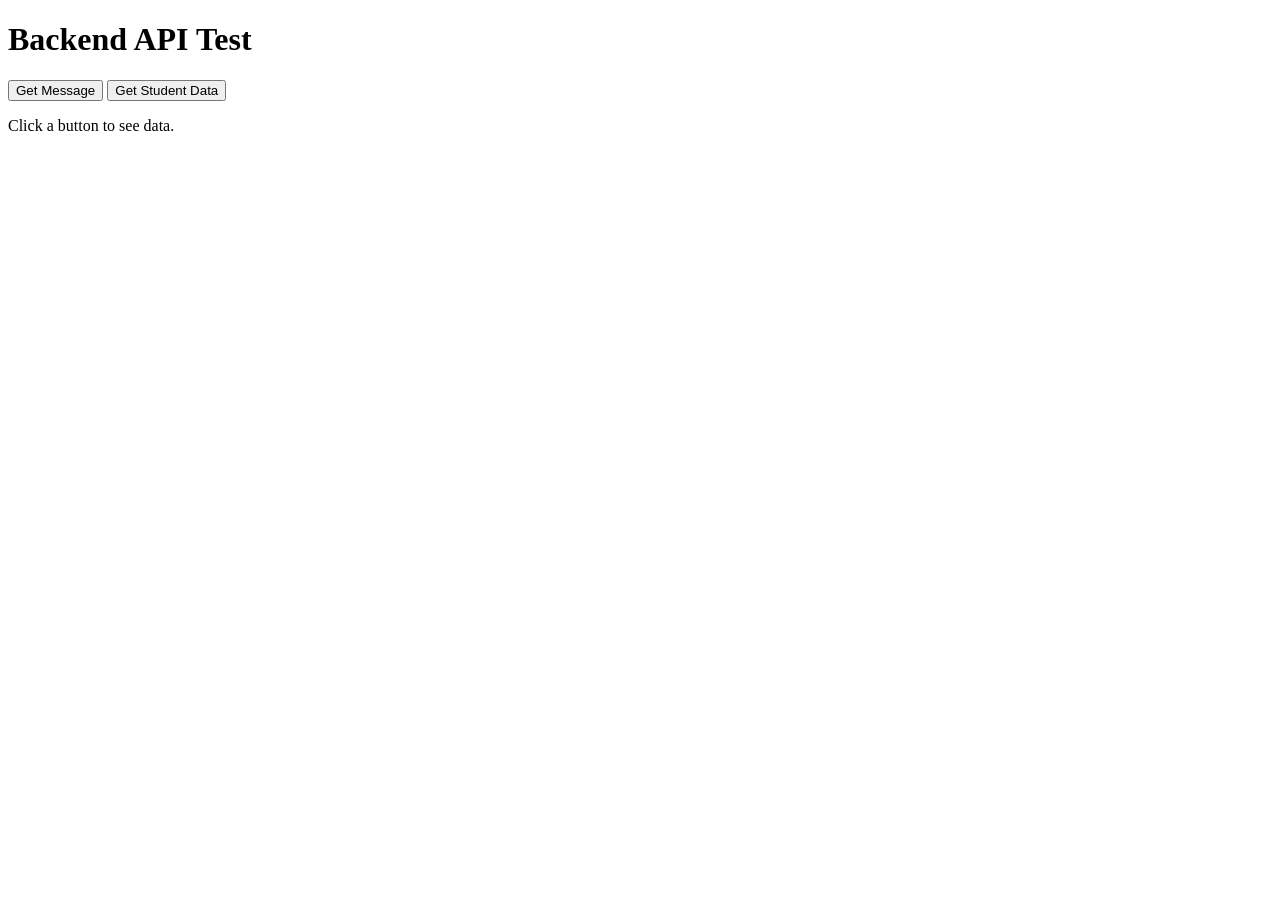
<file: first api/index.html>
<!DOCTYPE html>
<html>
<head>
  <title>Backend Test</title>
</head>
<body>
  <h1>Backend API Test</h1>

  <button onclick="getMessage()">Get Message</button>
  <button onclick="getStudent()">Get Student Data</button>

  <p id="output">Click a button to see data.</p>

  <script src="script.js"></script>
</body>
</html>
</file>
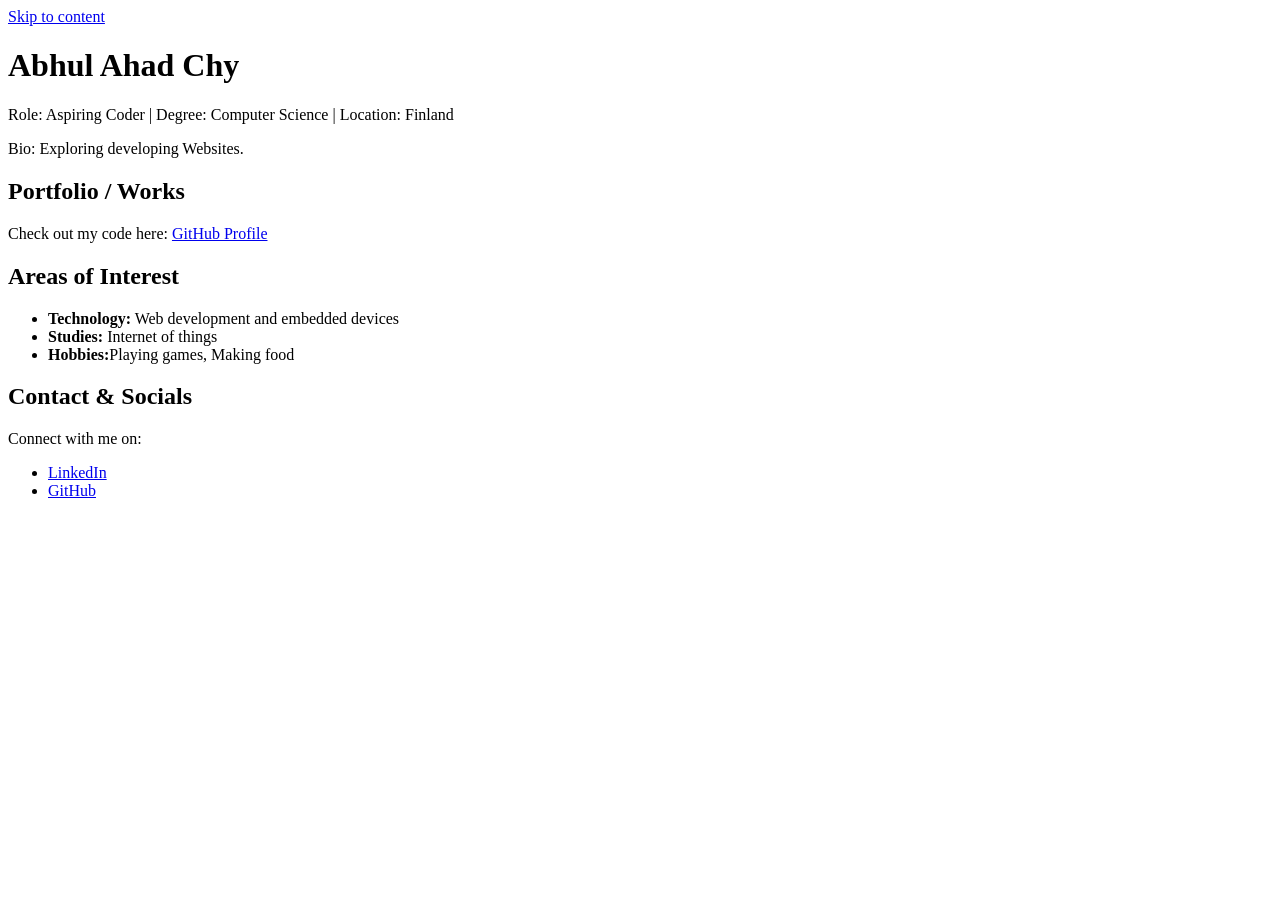
<file: lecture-02-semantic-html/index.html>
<!DOCTYPE html>
<html lang="en">
<head>
    <meta charset="UTF-8">
    <meta name="viewport" content="width=device-width, initial-scale=1.0">
    <title>Lecture 02 - Semantic HTML Portfolio</title>
</head>
<body>
    <a href="#main">Skip to content</a>

    <header>
        <h1>Abhul Ahad Chy</h1>
        <p>Role: Aspiring Coder | Degree: Computer Science | Location: Finland</p>
        <p>Bio: Exploring developing Websites.</p>
    </header>

    <main id="main">
        <section>
            <h2>Portfolio / Works</h2>

            <p>Check out my code here: <a href="https://github.com/Ahadchy12">GitHub Profile</a></p>
            
        </section>

        <section>
            <h2>Areas of Interest</h2>
            <ul>
                <li><strong>Technology:</strong> Web development and embedded devices</li>
                <li><strong>Studies:</strong> Internet of things</li>
                <li><strong>Hobbies:</strong>Playing games, Making food</li>
            </ul>
        </section>
    </main>

    <footer>
        <h2>Contact & Socials</h2>
        <p>Connect with me on:</p>
        <ul>
            <li><a href="https://linkedin.com">LinkedIn</a></li>
            <li><a href="https://github.com/Ahadchy12">GitHub</a></li>
        </ul>
    </footer>
</body>
</html>
</file>
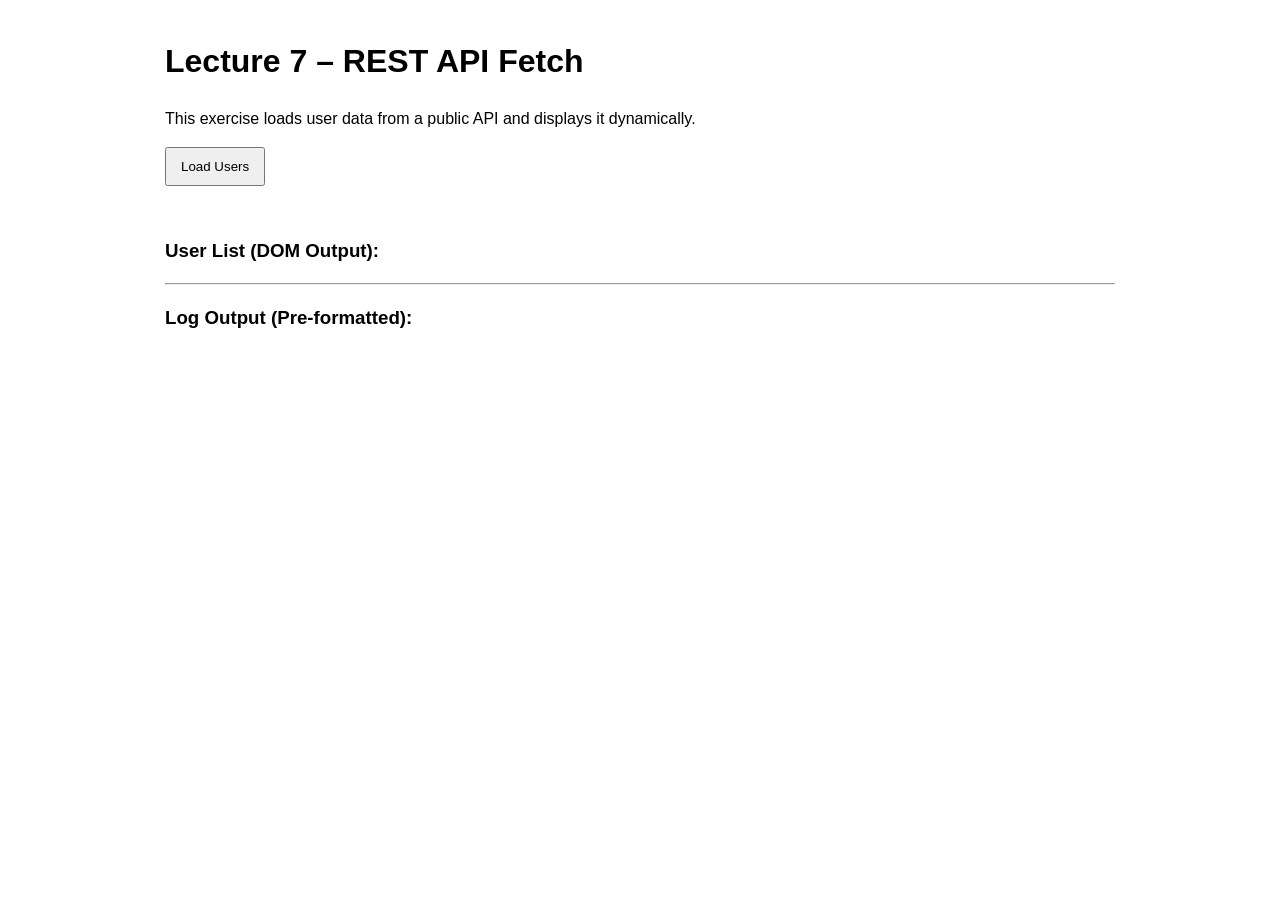
<file: data format api/exercise.html>
<!DOCTYPE html>
<html lang="en">
<head>
    <meta charset="UTF-8">
    <meta name="viewport" content="width=device-width, initial-scale=1.0">
    <title>Lecture 7 – REST API Fetch</title>
    <link rel="stylesheet" href="exercise.css">
</head>
<body>

    <header class="container">
        <h1>Lecture 7 – REST API Fetch</h1>
        <p>This exercise loads user data from a public API and displays it dynamically.</p>
        
        <button id="btnLoadUsers">Load Users</button>
    </header>

    <main class="container">
        <h3>User List (DOM Output):</h3>
        <ul id="userList"></ul>

        <hr>

        <h3>Log Output (Pre-formatted):</h3>
        <pre id="output"></pre>
    </main>

    <script src="exercise.js"></script>
</body>
</html>
</file>
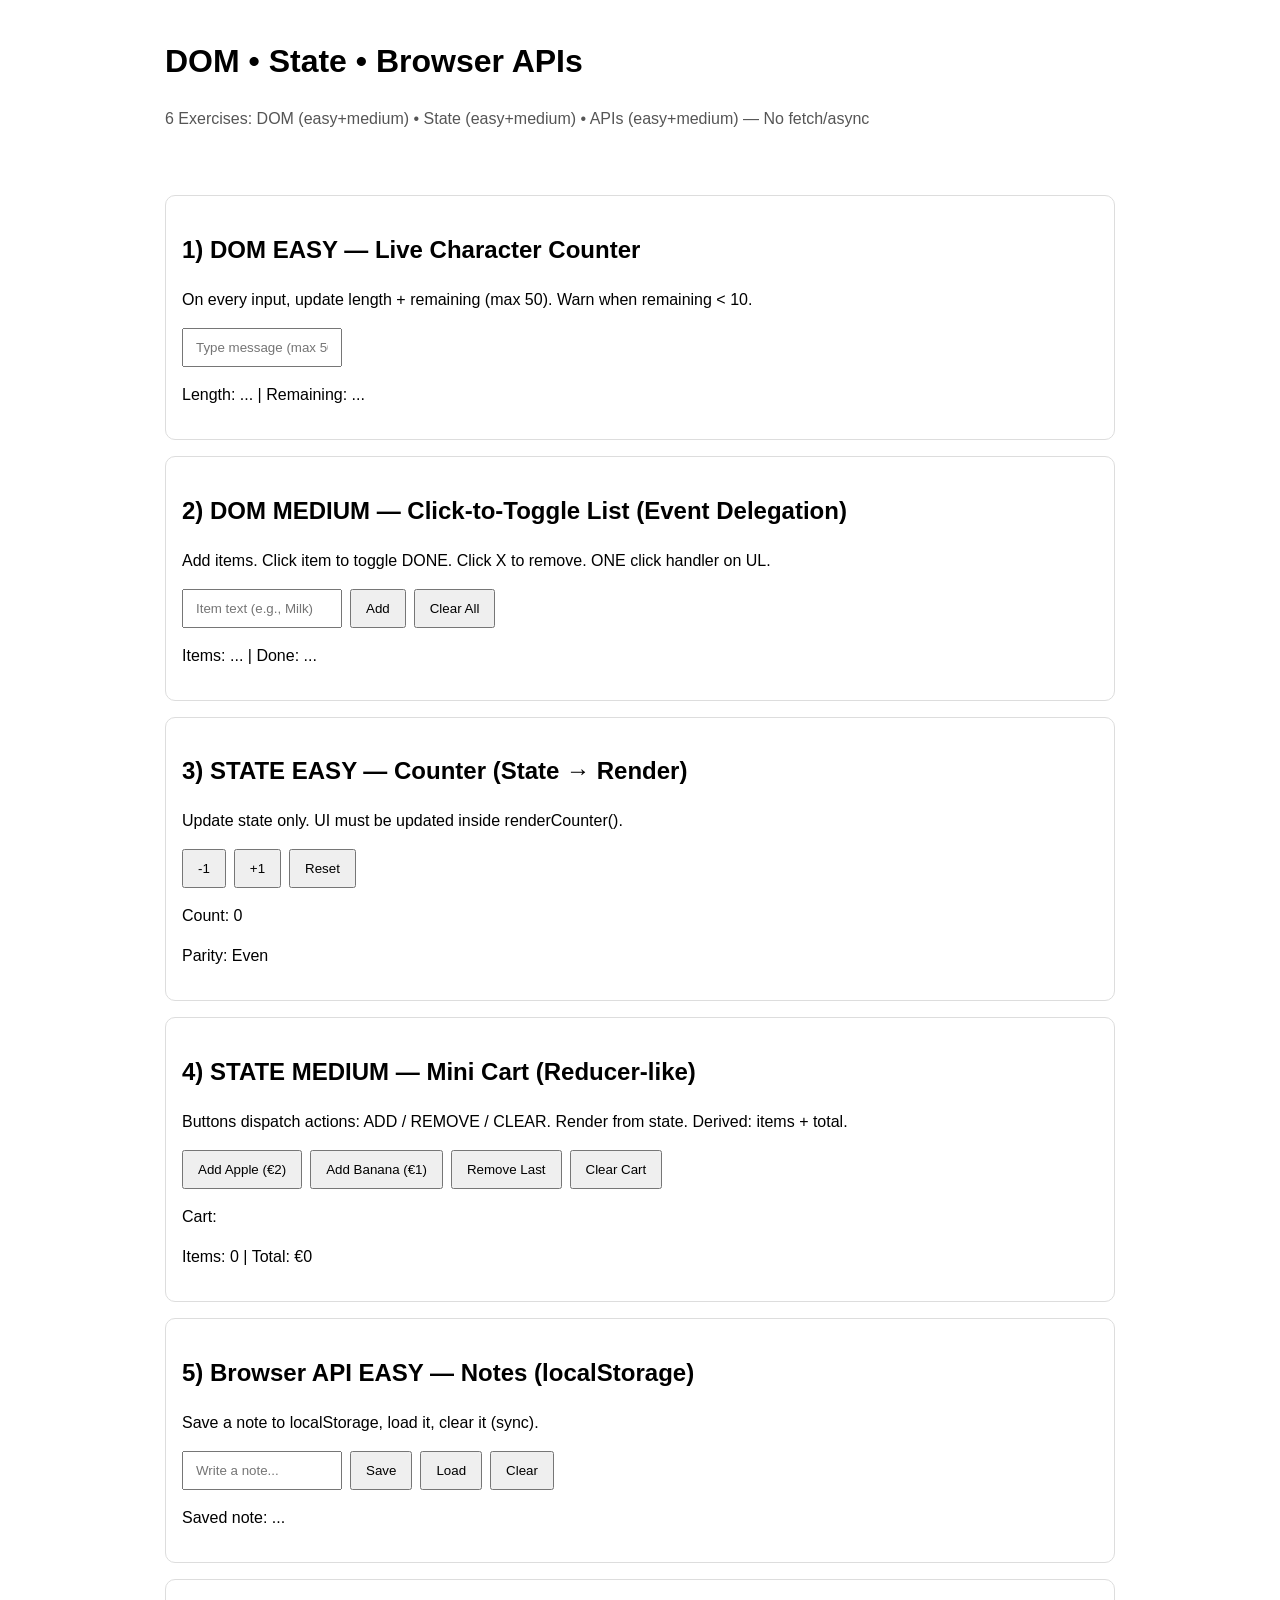
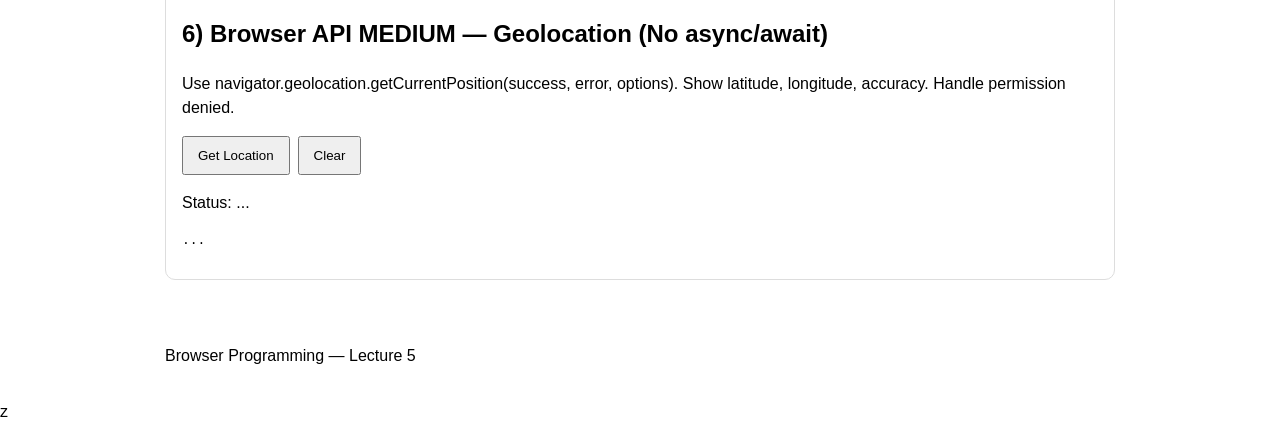
<file: L05-assignment class/exercise.html>
<!DOCTYPE html>
<html lang="en">
<head>
  <meta charset="UTF-8" />
  <meta name="viewport" content="width=device-width, initial-scale=1.0" />
  <title>L05 — DOM • State • Browser APIs (Teacher)</title>
  <link rel="stylesheet" href="exercise.css" />
</head>

<body>
  <header class="container">
    <h1>DOM • State • Browser APIs</h1>
    <p class="subtitle">6 Exercises: DOM (easy+medium) • State (easy+medium) • APIs (easy+medium) — No fetch/async</p>
  </header>

  <main class="container">

    <!-- 1) DOM EASY -->
    <section class="card">
      <h2>1) DOM EASY — Live Character Counter</h2>
      <p class="hint">On every input, update length + remaining (max 50). Warn when remaining &lt; 10.</p>
      <div class="row">
        <input id="msgInput" type="text" placeholder="Type message (max 50 chars)" />
      </div>
      <p id="msgStats">Length: ... | Remaining: ...</p>
    </section>

    <!-- 2) DOM MEDIUM -->
    <section class="card">
      <h2>2) DOM MEDIUM — Click-to-Toggle List (Event Delegation)</h2>
      <p class="hint">Add items. Click item to toggle DONE. Click X to remove. ONE click handler on UL.</p>
      <div class="row">
        <input id="itemInput" type="text" placeholder="Item text (e.g., Milk)" />
        <button id="btnAddItem">Add</button>
        <button id="btnClearItems">Clear All</button>
      </div>
      <ul id="itemList"></ul>
      <p id="listStats">Items: ... | Done: ...</p>
    </section>

    <!-- 3) STATE EASY -->
    <section class="card">
      <h2>3) STATE EASY — Counter (State → Render)</h2>
      <p class="hint">Update state only. UI must be updated inside renderCounter().</p>
      <div class="row">
        <button id="btnMinus">-1</button>
        <button id="btnPlus">+1</button>
        <button id="btnZero">Reset</button>
      </div>
      <p id="countOut">Count: ...</p>
      <p id="parityOut">Parity: ...</p>
    </section>

    <!-- 4) STATE MEDIUM -->
    <section class="card">
      <h2>4) STATE MEDIUM — Mini Cart (Reducer-like)</h2>
      <p class="hint">Buttons dispatch actions: ADD / REMOVE / CLEAR. Render from state. Derived: items + total.</p>
      <div class="row">
        <button id="btnAddApple">Add Apple (€2)</button>
        <button id="btnAddBanana">Add Banana (€1)</button>
        <button id="btnRemoveLast">Remove Last</button>
        <button id="btnCartClear">Clear Cart</button>
      </div>
      <p id="cartOut">Cart: ...</p>
      <p id="cartTotals">Items: ... | Total: ...</p>
    </section>

    <!-- 5) API EASY (localStorage) -->
    <section class="card">
      <h2>5) Browser API EASY — Notes (localStorage)</h2>
      <p class="hint">Save a note to localStorage, load it, clear it (sync).</p>
      <div class="row">
        <input id="noteInput" type="text" placeholder="Write a note..." />
        <button id="btnSaveNote">Save</button>
        <button id="btnLoadNote">Load</button>
        <button id="btnClearNote">Clear</button>
      </div>
      <p id="noteOut">Saved note: ...</p>
    </section>

    <!-- 6) API MEDIUM (Geolocation, callback) -->
    <section class="card">
      <h2>6) Browser API MEDIUM — Geolocation (No async/await)</h2>
      <p class="hint">
        Use navigator.geolocation.getCurrentPosition(success, error, options).
        Show latitude, longitude, accuracy. Handle permission denied.
      </p>
      <div class="row">
        <button id="btnGetLocation">Get Location</button>
        <button id="btnClearLocation">Clear</button>
      </div>
      <p id="geoStatus">Status: ...</p>
      <pre id="geoOut">...</pre>
    </section>

  </main>

  <footer class="container">
    <p>Browser Programming — Lecture 5</p>
  </footer>z

  <script src="exercise.js"></script>
</body>
</html>
</file>
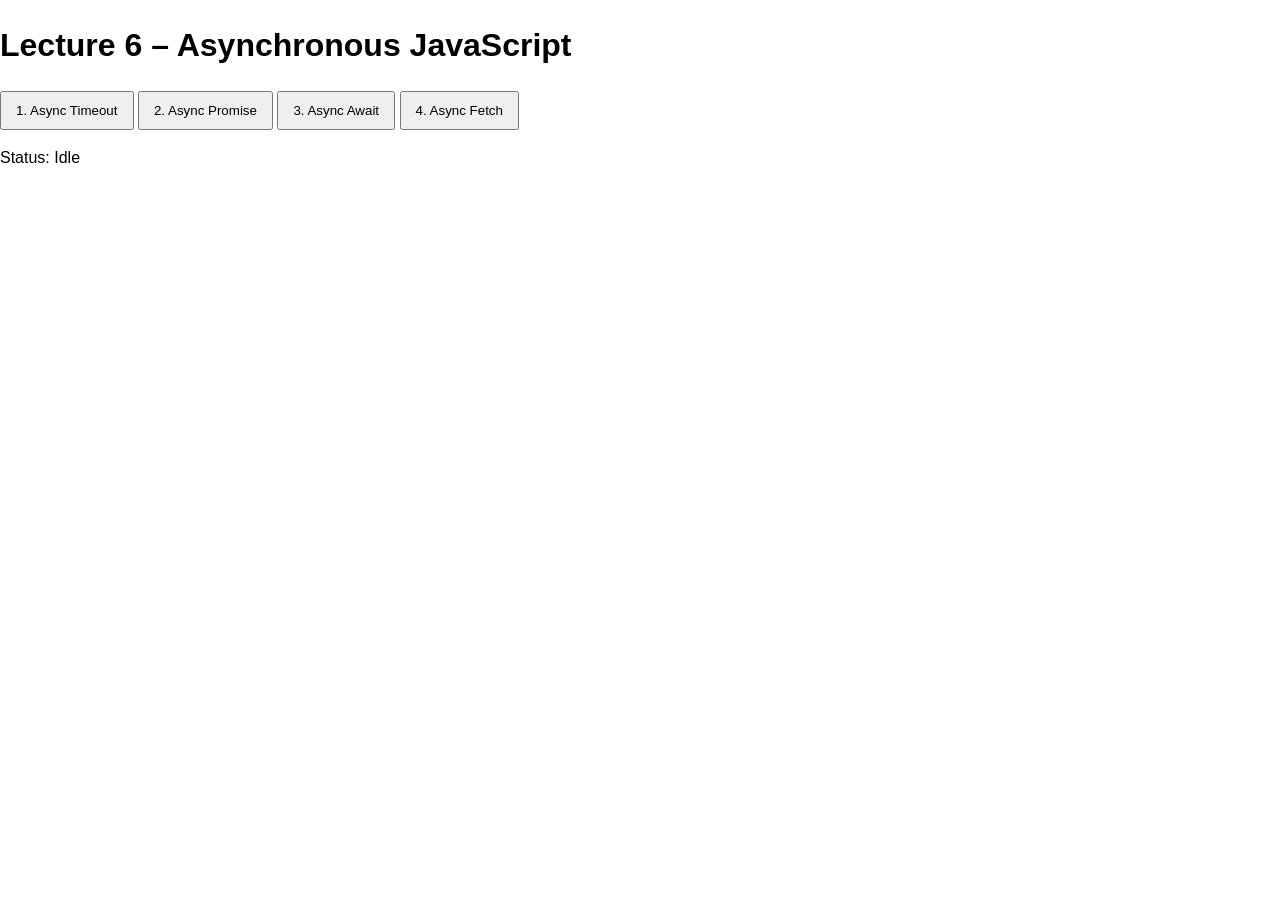
<file: L06 class assignment/exercise.html>
<!DOCTYPE html>
<html lang="en">
<head>
    <meta charset="UTF-8">
    <title>Lecture 6 – Async Basics</title>
    <link rel="stylesheet" href="exercise.css">
</head>
<body>

<h1>Lecture 6 – Asynchronous JavaScript</h1>

<button id="btnTimeout"> 1. Async Timeout</button>
<button id="btnPromise"> 2. Async Promise</button>
<button id="btnAwait"> 3. Async Await</button>
<button id="btnFetch"> 4. Async Fetch</button>

<p id="status">Status: Idle</p>
<pre id="output"></pre>

<script src="exercise.js"></script>
</body>
</html>
</file>
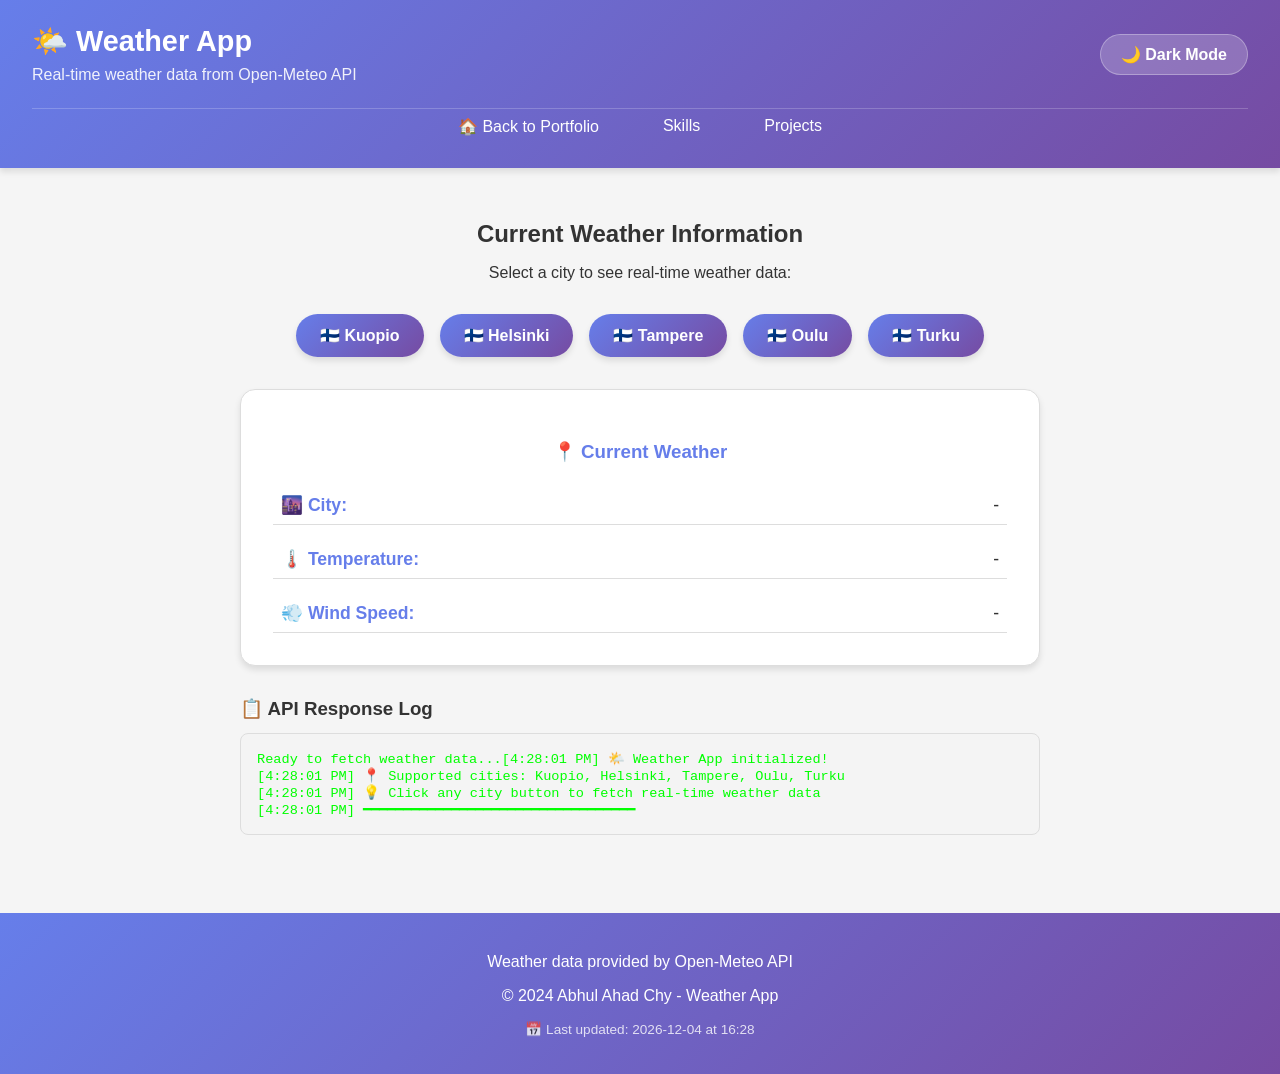
<file: L07/weather.html>
<!DOCTYPE html>
<html lang="en">
<head>
    <meta charset="UTF-8">
    <meta name="viewport" content="width=device-width, initial-scale=1.0">
    <title>Weather App - Abhul Ahad Chy</title>
    <link rel="stylesheet" href="style.css">
</head>
<body>
    <!-- Skip to content link -->
    <a href="#weatherMain" class="skip-link">Skip to content</a>

    <!-- Header section with same style as portfolio -->
    <header>
        <div class="header-content">
            <div class="header-text">
                <h1>🌤️ Weather App</h1>
                <p>Real-time weather data from Open-Meteo API</p>
            </div>
            <!-- Theme Toggle Button (shared with portfolio) -->
            <button id="themeToggle" class="theme-btn">Toggle Theme</button>
        </div>
        
        <!-- Navigation Menu -->
        <nav class="main-nav">
            <ul>
                <li><a href="index.html">🏠 Back to Portfolio</a></li>
                <li><a href="index.html#skills">Skills</a></li>
                <li><a href="index.html#projects">Projects</a></li>
            </ul>
        </nav>
    </header>

    <!-- Main Weather App Content -->
    <main id="weatherMain" class="weather-main">
        <div class="weather-container">
            <h2>Current Weather Information</h2>
            <p class="weather-description">Select a city to see real-time weather data:</p>
            
            <!-- City Buttons -->
            <div class="city-buttons">
                <button id="btnKuopio" class="city-btn">🇫🇮 Kuopio</button>
                <button id="btnHelsinki" class="city-btn">🇫🇮 Helsinki</button>
                <button id="btnTampere" class="city-btn">🇫🇮 Tampere</button>
                <button id="btnOulu" class="city-btn">🇫🇮 Oulu</button>
                <button id="btnTurku" class="city-btn">🇫🇮 Turku</button>
            </div>
            
            <!-- Weather Display Box -->
            <div class="weather-card">
                <h3>📍 Current Weather</h3>
                <div class="weather-info">
                    <div class="weather-field">
                        <strong>🌆 City:</strong>
                        <span id="city">-</span>
                    </div>
                    <div class="weather-field">
                        <strong>🌡️ Temperature:</strong>
                        <span id="temperature">-</span>
                    </div>
                    <div class="weather-field">
                        <strong>💨 Wind Speed:</strong>
                        <span id="wind">-</span>
                    </div>
                </div>
            </div>
            
            <!-- Console Output Display (for debugging/logs) -->
            <div class="console-output">
                <h3>📋 API Response Log</h3>
                <pre id="output" class="output-box">Ready to fetch weather data...</pre>
            </div>
        </div>
    </main>

    <!-- Footer with same style -->
    <footer>
        <p>Weather data provided by <a href="https://open-meteo.com" target="_blank" style="color: white;">Open-Meteo API</a></p>
        <p>&copy; 2024 Abhul Ahad Chy - Weather App</p>
        <p id="lastUpdated" class="last-updated"></p>
    </footer>

    <!-- Weather App JavaScript -->
    <script src="weather.js"></script>
    <!-- Theme toggle script (shared functionality) -->
    <script src="script.js"></script>
</body>
</html>
</file>
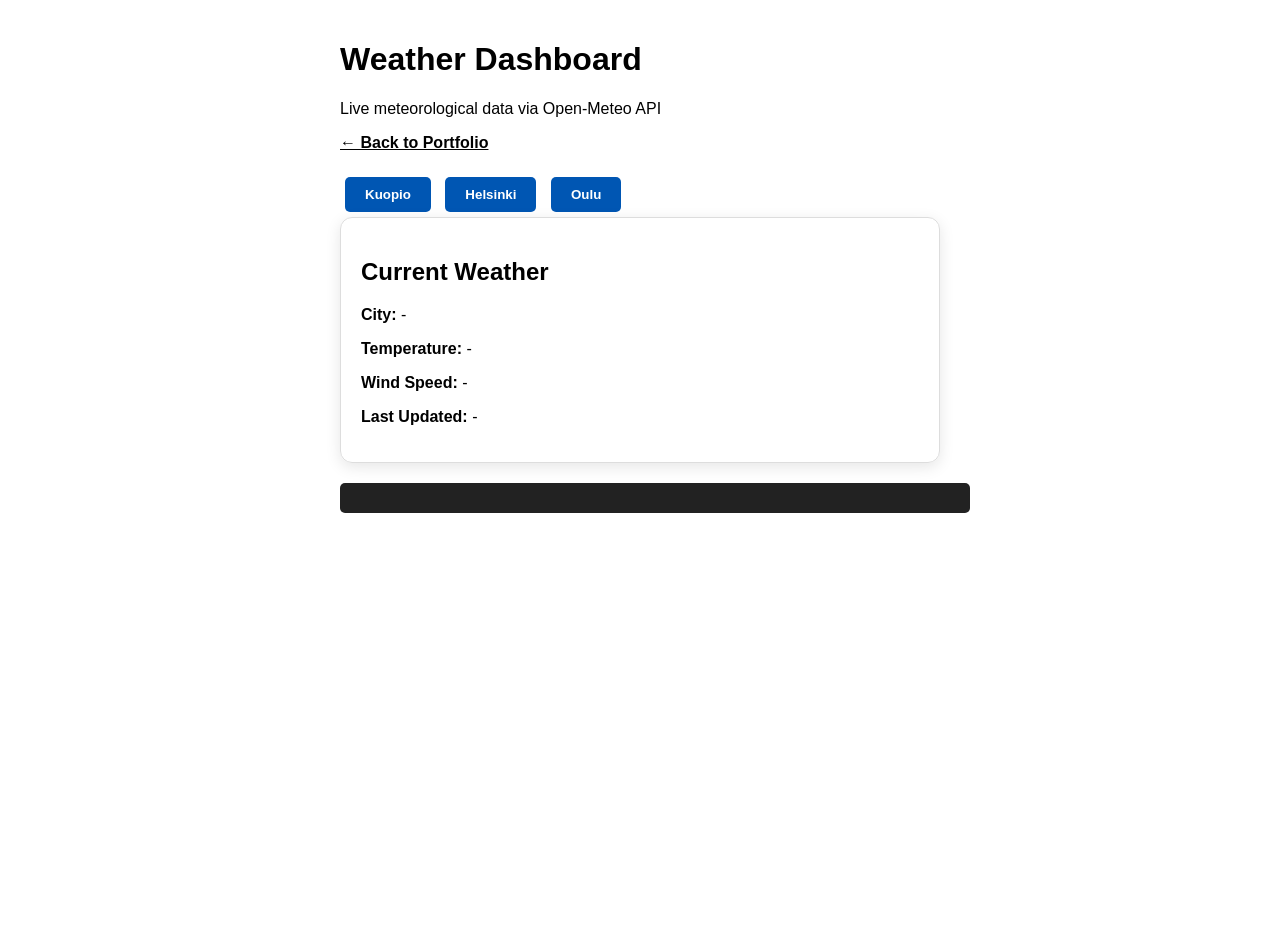
<file: WEATHER APP/weather.html>
<!DOCTYPE html>
<html lang="en">
<head>
    <meta charset="UTF-8">
    <meta name="viewport" content="width=device-width, initial-scale=1.0">
    <title>Weather Dashboard - Amrit Singh</title>
    <link rel="stylesheet" href="weather.css">
</head>
<body>

    <header class="container">
        <h1>Weather Dashboard</h1>
        <p>Live meteorological data via Open-Meteo API</p>
        
        <nav>
            <a href="index.html" style="color: inherit; font-weight: bold;">← Back to Portfolio</a>
        </nav>

        <div class="button-group" style="margin-top: 20px;">
            <button id="btnKuopio">Kuopio</button>
            <button id="btnHelsinki">Helsinki</button>
            <button id="btnOulu">Oulu</button>
        </div>
    </header>

    <main class="container">
        <div id="weatherBox" class="card">
            <h2>Current Weather</h2>
            <p><strong>City:</strong> <span id="city">-</span></p>
            <p><strong>Temperature:</strong> <span id="temperature">-</span></p>
            <p><strong>Wind Speed:</strong> <span id="wind">-</span></p>
            <p><strong>Last Updated:</strong> <span id="time">-</span></p>
        </div>

        <pre id="output"></pre>
    </main>

    <script src="script.js"></script>
</body>
</html>
</file>
<file: data format api/exercise.css>
/* Minimal styling for readability (not a redesign) */
* { box-sizing: border-box; }

body {
  font-family: Arial, sans-serif;
  margin: 0;
  line-height: 1.5;
}

.container {
  width: min(950px, 92%);
  margin: 0 auto;
  padding: 16px 0;
}

.subtitle { margin-top: 4px; color: #555; }

.card {
  border: 1px solid #ddd;
  border-radius: 10px;
  padding: 16px;
  margin: 16px 0;
}

.row {
  display: flex;
  gap: 8px;
  flex-wrap: wrap;
  align-items: center;
}

button {
  padding: 10px 14px;
  cursor: pointer;
}

input {
  padding: 10px 12px;
  width: 160px;
}
/* Style for completed items in Exercise 2 */
li.done span {
    text-decoration: line-through;
    color: #888;
}

li {
    list-style: none;
    margin: 5px 0;
    padding: 5px;
    border-bottom: 1px solid #eee;
    display: flex;
    justify-content: space-between;
    align-items: center;
}
</file>
<file: L05-assignment class/exercise.css>
/* Minimal styling for readability (not a redesign) */
* { box-sizing: border-box; }

body {
  font-family: Arial, sans-serif;
  margin: 0;
  line-height: 1.5;
}

.container {
  width: min(950px, 92%);
  margin: 0 auto;
  padding: 16px 0;
}

.subtitle { margin-top: 4px; color: #555; }

.card {
  border: 1px solid #ddd;
  border-radius: 10px;
  padding: 16px;
  margin: 16px 0;
}

.row {
  display: flex;
  gap: 8px;
  flex-wrap: wrap;
  align-items: center;
}

button {
  padding: 10px 14px;
  cursor: pointer;
}

input {
  padding: 10px 12px;
  width: 160px;
}
</file>
<file: L06 class assignment/exercise.css>
/* Minimal styling for readability (not a redesign) */
* { box-sizing: border-box; }

body {
  font-family: Arial, sans-serif;
  margin: 0;
  line-height: 1.5;
}

.container {
  width: min(950px, 92%);
  margin: 0 auto;
  padding: 16px 0;
}

.subtitle { margin-top: 4px; color: #555; }

.card {
  border: 1px solid #ddd;
  border-radius: 10px;
  padding: 16px;
  margin: 16px 0;
}

.row {
  display: flex;
  gap: 8px;
  flex-wrap: wrap;
  align-items: center;
}

button {
  padding: 10px 14px;
  cursor: pointer;
}

input {
  padding: 10px 12px;
  width: 160px;
}
/* Style for completed items in Exercise 2 */
li.done span {
    text-decoration: line-through;
    color: #888;
}

li {
    list-style: none;
    margin: 5px 0;
    padding: 5px;
    border-bottom: 1px solid #eee;
    display: flex;
    justify-content: space-between;
    align-items: center;
}
</file>
<file: L07/style.css>
/* ============================================
   CSS Variables for Theme Support
   ============================================ */
:root {
    /* Light mode variables (default) */
    --bg-color: #f5f5f5;
    --text-color: #333;
    --card-bg: #ffffff;
    --border-color: #ddd;
    --button-bg: #667eea;
    --button-text: white;
    --api-bg: #f4f4f4;
    --shadow: 0 4px 6px rgba(0,0,0,0.1);
    --header-bg: linear-gradient(135deg, #667eea 0%, #764ba2 100%);
    --link-color: #667eea;
}

body.dark {
    /* Dark mode variables */
    --bg-color: #1a1a2e;
    --text-color: #eee;
    --card-bg: #16213e;
    --border-color: #0f3460;
    --button-bg: #e94560;
    --button-text: white;
    --api-bg: #0a0e27;
    --shadow: 0 4px 6px rgba(0,0,0,0.3);
    --header-bg: linear-gradient(135deg, #1a1a2e 0%, #16213e 100%);
    --link-color: #e94560;
}

/* Apply variables to body */
body {
    background-color: var(--bg-color);
    color: var(--text-color);
    transition: background-color 0.3s ease, color 0.3s ease;
    font-family: 'Segoe UI', Tahoma, Geneva, Verdana, sans-serif;
    margin: 0;
    padding: 0;
}

/* ============================================
   Header Styles
   ============================================ */
header {
    background: var(--header-bg);
    color: white;
    padding: 1.5rem 2rem;
    box-shadow: var(--shadow);
}

.header-content {
    display: flex;
    justify-content: space-between;
    align-items: center;
    flex-wrap: wrap;
    gap: 1rem;
}

.header-text h1 {
    margin: 0 0 0.5rem 0;
    font-size: 1.8rem;
}

.header-text p {
    margin: 0;
    opacity: 0.9;
}

/* Theme Toggle Button */
.theme-btn {
    background: rgba(255, 255, 255, 0.2);
    color: white;
    border: 1px solid rgba(255, 255, 255, 0.3);
    padding: 10px 20px;
    border-radius: 25px;
    cursor: pointer;
    font-size: 1rem;
    font-weight: bold;
    transition: all 0.3s ease;
}

.theme-btn:hover {
    background: rgba(255, 255, 255, 0.3);
    transform: scale(1.05);
}

/* ============================================
   Navigation Menu Styles
   ============================================ */
.main-nav {
    margin-top: 1.5rem;
    padding: 0.5rem 0;
    border-top: 1px solid rgba(255, 255, 255, 0.2);
}

.main-nav ul {
    list-style: none;
    display: flex;
    justify-content: center;
    gap: 2rem;
    margin: 0;
    padding: 0;
    flex-wrap: wrap;
}

.main-nav li {
    margin: 0;
}

.main-nav a {
    color: white;
    text-decoration: none;
    font-weight: 500;
    padding: 0.5rem 1rem;
    border-radius: 5px;
    transition: all 0.3s ease;
}

.main-nav a:hover {
    background-color: rgba(255, 255, 255, 0.2);
    transform: translateY(-2px);
}

.weather-link {
    background-color: #ff9800;
    color: white !important;
}

.weather-link:hover {
    background-color: #f57c00 !important;
}

/* Skip to content link */
.skip-link {
    position: absolute;
    top: -40px;
    left: 0;
    background: var(--button-bg);
    color: white;
    padding: 8px;
    text-decoration: none;
    z-index: 100;
}

.skip-link:focus {
    top: 0;
}

/* ============================================
   Weather Page Specific Styles
   ============================================ */
.weather-main {
    padding: 2rem;
    max-width: 1200px;
    margin: 0 auto;
    min-height: 60vh;
}

.weather-container {
    max-width: 800px;
    margin: 0 auto;
}

.weather-container h2 {
    text-align: center;
    margin-bottom: 0.5rem;
    color: var(--text-color);
}

.weather-description {
    text-align: center;
    color: var(--text-color);
    margin-bottom: 2rem;
}

/* City Buttons */
.city-buttons {
    display: flex;
    justify-content: center;
    gap: 1rem;
    flex-wrap: wrap;
    margin-bottom: 2rem;
}

.city-btn {
    background: linear-gradient(135deg, #667eea 0%, #764ba2 100%);
    color: white;
    border: none;
    padding: 12px 24px;
    border-radius: 25px;
    cursor: pointer;
    font-size: 1rem;
    font-weight: bold;
    transition: all 0.3s ease;
    box-shadow: var(--shadow);
}

.city-btn:hover {
    transform: translateY(-3px);
    box-shadow: 0 5px 15px rgba(0,0,0,0.2);
}

.city-btn:active {
    transform: translateY(0);
}

body.dark .city-btn {
    background: linear-gradient(135deg, #e94560 0%, #c73d54 100%);
}

/* Weather Card */
.weather-card {
    background-color: var(--card-bg);
    border-radius: 15px;
    padding: 2rem;
    margin-bottom: 2rem;
    box-shadow: var(--shadow);
    border: 1px solid var(--border-color);
    transition: all 0.3s ease;
}

.weather-card h3 {
    text-align: center;
    color: var(--button-bg);
    margin-bottom: 1.5rem;
}

.weather-info {
    display: flex;
    flex-direction: column;
    gap: 1rem;
}

.weather-field {
    display: flex;
    justify-content: space-between;
    align-items: center;
    padding: 0.5rem;
    border-bottom: 1px solid var(--border-color);
    font-size: 1.1rem;
}

.weather-field strong {
    color: var(--button-bg);
    min-width: 120px;
}

/* Console Output Box */
.console-output {
    margin-top: 2rem;
}

.console-output h3 {
    margin-bottom: 0.5rem;
    color: var(--text-color);
}

.output-box {
    background-color: var(--api-bg);
    color: #0f0;
    padding: 1rem;
    border-radius: 8px;
    font-family: 'Courier New', monospace;
    font-size: 0.85rem;
    overflow-x: auto;
    white-space: pre-wrap;
    word-wrap: break-word;
    max-height: 300px;
    overflow-y: auto;
    border: 1px solid var(--border-color);
}

body.dark .output-box {
    background-color: #0a0e27;
    color: #4afd4a;
}

/* Footer Styles */
footer {
    background: var(--header-bg);
    color: white;
    text-align: center;
    padding: 1.5rem;
    margin-top: 2rem;
}

footer a {
    color: white;
    text-decoration: none;
}

footer a:hover {
    text-decoration: underline;
}

.last-updated {
    font-size: 0.85rem;
    opacity: 0.8;
    margin-top: 0.5rem;
}

/* Animation for weather updates */
@keyframes fadeIn {
    from {
        opacity: 0;
        transform: translateY(10px);
    }
    to {
        opacity: 1;
        transform: translateY(0);
    }
}

/* Responsive Design for Weather Page */
@media (max-width: 768px) {
    .weather-main {
        padding: 1rem;
    }
    
    .weather-container {
        padding: 0;
    }
    
    .city-buttons {
        gap: 0.5rem;
    }
    
    .city-btn {
        padding: 8px 16px;
        font-size: 0.9rem;
    }
    
    .weather-field {
        flex-direction: column;
        align-items: flex-start;
        gap: 0.5rem;
    }
    
    .weather-field strong {
        min-width: auto;
    }
    
    .main-nav ul {
        gap: 1rem;
    }
    
    .main-nav a {
        padding: 0.3rem 0.8rem;
        font-size: 0.9rem;
    }
    
    .header-content {
        flex-direction: column;
        text-align: center;
    }
}

/* Loading state animation */
@keyframes pulse {
    0%, 100% {
        opacity: 1;
    }
    50% {
        opacity: 0.5;
    }
}

.loading {
    animation: pulse 1s ease-in-out infinite;
}
</file>
<file: WEATHER APP/weather.css>
/* Base settings */
body {
    font-family: 'Segoe UI', Arial, sans-serif;
    margin: 0;
    padding: 20px;
    display: flex;
    flex-direction: column;
    align-items: center;
    min-height: 100vh;
    /* Smooth color transition */
    transition: background-color 0.6s ease;
    background-color: #ffffff; /* Default white */
}

/* DYNAMIC BACKGROUNDS (The fix for the white background) */
body.cold {
    background-color: #d1e9ff !important;
    color: #003366 !important;
}

body.mild {
    background-color: #fff4d1 !important;
    color: #5c4a00 !important;
}

body.hot {
    background-color: #ffdab9 !important;
    color: #8b4513 !important;
}

.container { width: 100%; max-width: 600px; }

.card {
    background-color: rgba(255, 255, 255, 0.9);
    padding: 20px;
    border-radius: 12px;
    box-shadow: 0 4px 15px rgba(0,0,0,0.1);
    margin-bottom: 20px;
    border: 1px solid #ddd;
}

button {
    padding: 10px 20px;
    background-color: #0056b3;
    color: white;
    border: none;
    border-radius: 5px;
    cursor: pointer;
    font-weight: bold;
    margin: 5px;
}

button:hover { background-color: #004494; }

pre {
    background: #222;
    color: #0f0;
    padding: 15px;
    border-radius: 5px;
    font-size: 0.8rem;
    width: 100%;
}
</file>
